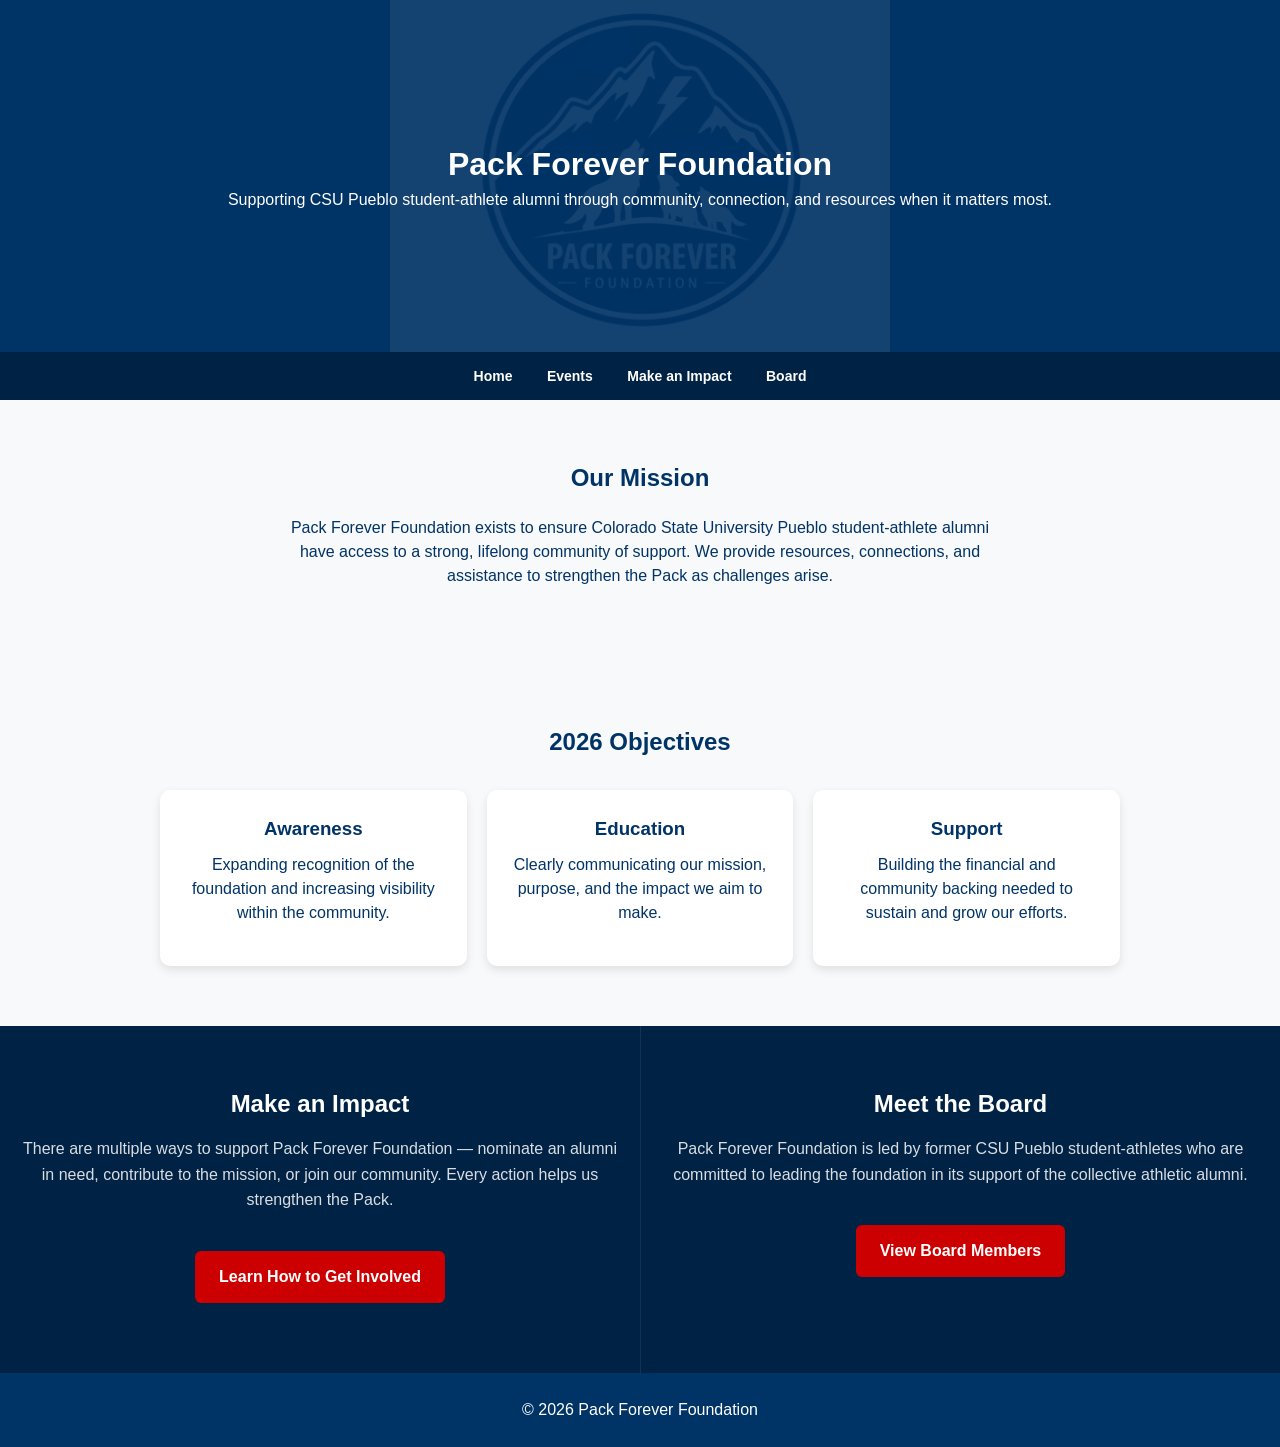
<file: index.html>
<!DOCTYPE html>
<html lang="en">
<head>
<meta charset="UTF-8">
<title>Pack Forever Foundation</title>
<meta name="viewport" content="width=device-width, initial-scale=1.0">
<link rel="stylesheet" href="styles.css">
<style>


/* Subtle divider between stacked board-cta sections */
.board-cta + .board-cta {
  border-top: 1px solid rgba(255,255,255,0.08);
}

/* Side-by-side CTAs */
.cta-row {
  display: grid;
  grid-template-columns: 1fr 1fr;
}

.cta-row .board-cta {
  margin: 0;
}

.cta-row .board-cta + .board-cta {
  border-left: 1px solid rgba(255,255,255,0.08);
  border-top: none;
}

@media (max-width: 768px) {
  .cta-row {
    grid-template-columns: 1fr;
  }
  .cta-row .board-cta + .board-cta {
    border-left: none;
    border-top: 1px solid rgba(255,255,255,0.08);
  }
}
</style>
</head>
<body>

<!-- HERO -->
<div class="hero">
  <h1 class="fade-in">Pack Forever Foundation</h1>
  <p class="fade-in delay-1">
    Supporting CSU Pueblo student-athlete alumni through community, connection,
    and resources when it matters most.
  </p>
</div>

<!-- NAV -->
<nav>
  <a href="index.html">Home</a>
  <a href="events.html">Events</a>
  <a href="impact.html">Make an Impact</a>
  <a href="board.html">Board</a>
</nav>

<!-- MISSION -->
<section id="mission">
  <h2>Our Mission</h2>
  <p>
    Pack Forever Foundation exists to ensure Colorado State University Pueblo
    student-athlete alumni have access to a strong, lifelong community of support.
    We provide resources, connections, and assistance to strengthen the Pack as
    challenges arise.
  </p>
</section>

<!-- 2026 OBJECTIVES -->
<section>
  <h2>2026 Objectives</h2>
  <div class="cards">
    <div class="card">
      <h3>Awareness</h3>
      <p>Expanding recognition of the foundation and increasing visibility within the community.</p>
    </div>
    <div class="card">
      <h3>Education</h3>
      <p>Clearly communicating our mission, purpose, and the impact we aim to make.</p>
    </div>
    <div class="card">
      <h3>Support</h3>
      <p>Building the financial and community backing needed to sustain and grow our efforts.</p>
    </div>
  </div>
</section>


<!-- SIDE-BY-SIDE CTAs -->
<div class="cta-row">
  <div id="impact-preview" class="board-cta">
    <h2>Make an Impact</h2>
    <p>
      There are multiple ways to support Pack Forever Foundation &mdash; nominate an alumni in need,
      contribute to the mission, or join our community. Every action helps us strengthen the Pack.
    </p>
    <a class="btn" href="impact.html">Learn How to Get Involved</a>
  </div>
  <div class="board-cta">
    <h2>Meet the Board</h2>
    <p>Pack Forever Foundation is led by former CSU Pueblo student-athletes who are committed to leading the foundation in its support of the collective athletic alumni.</p>
    <a class="btn" href="board.html">View Board Members</a>
  </div>
</div>

<footer>
  <p>&copy; 2026 Pack Forever Foundation</p>
</footer>

</body>
</html>
</file>
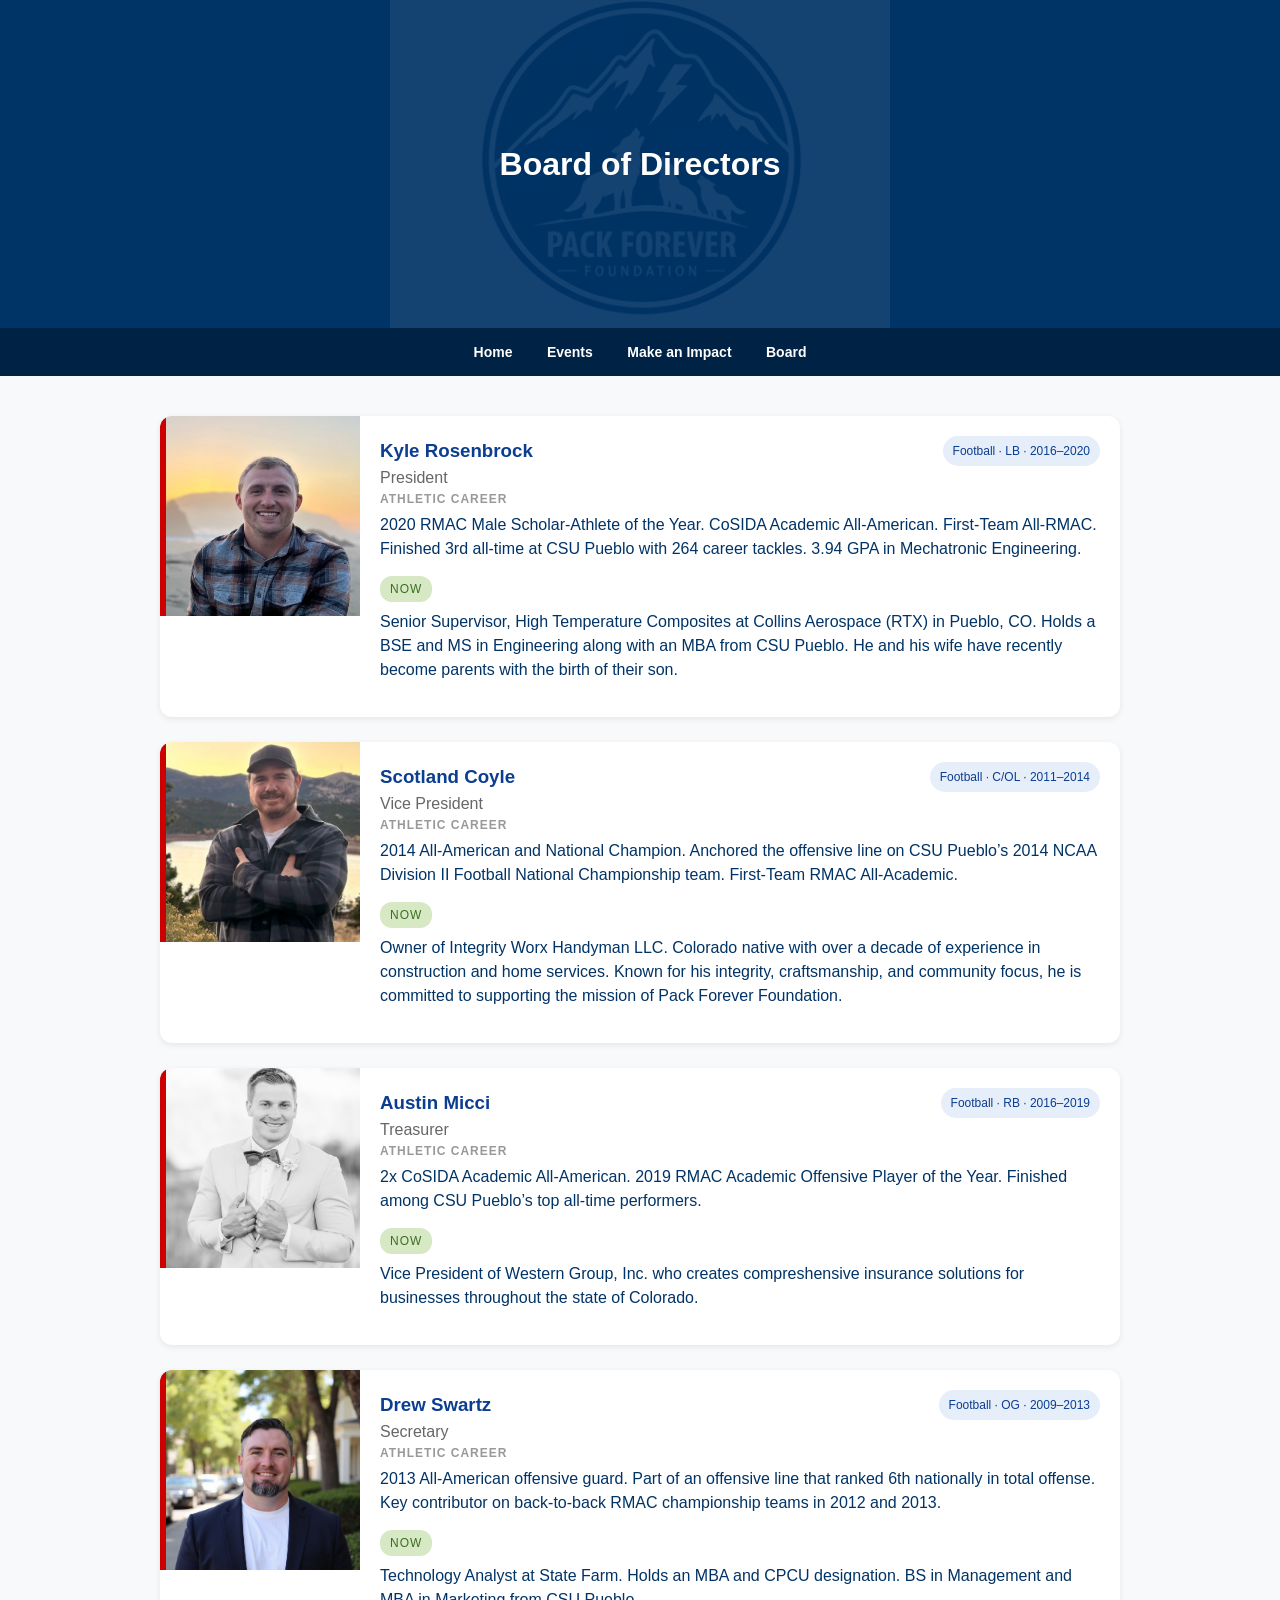
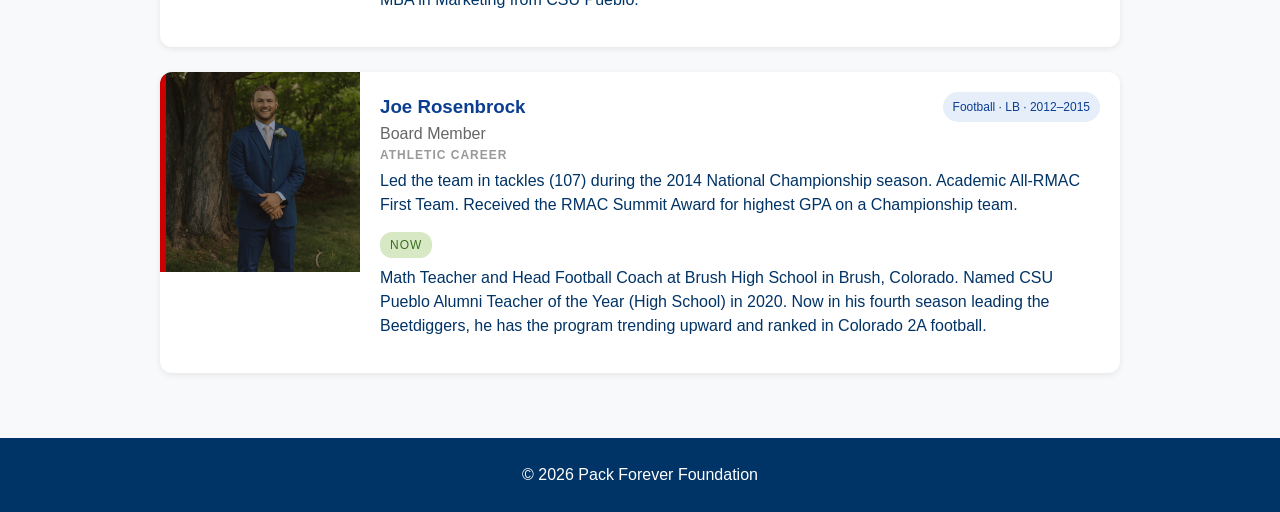
<file: board.html>
<!DOCTYPE html>
<html lang="en">
<head>
<meta charset="UTF-8">
<title>Board | Pack Forever Foundation</title>
<meta name="viewport" content="width=device-width, initial-scale=1.0">
<link rel="stylesheet" href="styles.css">
</head>
<body>

<div class="hero">
  <h1 class="fade-in">Board of Directors</h1>
</div>

<nav>
  <a href="index.html">Home</a>
  <a href="events.html">Events</a>
  <a href="impact.html">Make an Impact</a>
  <a href="board.html">Board</a>
</nav>

<div class="board-container">

  <!-- KYLE -->
  <div class="board-card">
    <img src="images/kyle.jpg" alt="Kyle Rosenbrock">
    <div class="board-info">
      <div class="board-header">
        <h3>Kyle Rosenbrock</h3>
        <span class="tag">Football &middot; LB &middot; 2016&ndash;2020</span>
      </div>
      <p class="role">President</p>

      <div class="board-section">
        <h4>ATHLETIC CAREER</h4>
        <p>
          2020 RMAC Male Scholar-Athlete of the Year. CoSIDA Academic All-American. First-Team All-RMAC. Finished 3rd all-time at CSU Pueblo with 264 career tackles. 3.94 GPA in Mechatronic Engineering.
        </p>
      </div>

      <div class="board-section">
        <span class="now-badge">NOW</span>
        <p>
          Senior Supervisor, High Temperature Composites at Collins Aerospace (RTX) in Pueblo, CO. Holds a BSE and MS in Engineering along with an MBA from CSU Pueblo. He and his wife have recently become parents with the birth of their son.
        </p>
      </div>
    </div>
  </div>

  <!-- SCOTLAND -->
  <div class="board-card">
   <img src="images/scotland.jpg" style="object-position: center 20%;" alt="Scotland Coyle">
    <div class="board-info">
      <div class="board-header">
        <h3>Scotland Coyle</h3>
        <span class="tag">Football &middot; C/OL &middot; 2011&ndash;2014</span>
      </div>
      <p class="role">Vice President</p>

      <div class="board-section">
        <h4>ATHLETIC CAREER</h4>
        <p>
          2014 All-American and National Champion. Anchored the offensive line on CSU Pueblo&rsquo;s 2014 NCAA Division II Football National Championship team. First-Team RMAC All-Academic.
        </p>
      </div>

      <div class="board-section">
        <span class="now-badge">NOW</span>
        <p>
          Owner of Integrity Worx Handyman LLC. Colorado native with over a decade of experience in construction and home services. Known for his integrity, craftsmanship, and community focus, he is committed to supporting the mission of Pack Forever Foundation.
        </p>
      </div>
    </div>
  </div>

  <!-- AUSTIN -->
  <div class="board-card">
    <img src="images/austin.jpg" style="object-position: center 20%;" alt="Austin Micci">
    <div class="board-info">
      <div class="board-header">
        <h3>Austin Micci</h3>
        <span class="tag">Football &middot; RB &middot; 2016&ndash;2019</span>
      </div>
      <p class="role">Treasurer</p>

      <div class="board-section">
        <h4>ATHLETIC CAREER</h4>
        <p>
          2x CoSIDA Academic All-American. 2019 RMAC Academic Offensive Player of the Year. Finished among CSU Pueblo&rsquo;s top all-time performers.
        </p>
      </div>

      <div class="board-section">
        <span class="now-badge">NOW</span>
        <p>
          Vice President of Western Group, Inc. who creates compreshensive insurance solutions for businesses throughout the state of Colorado. 
        </p>
      </div>
    </div>
  </div>

  <!-- DREW -->
  <div class="board-card">
    <img src="images/drew.jpg" alt="Drew Swartz">
    <div class="board-info">
      <div class="board-header">
        <h3>Drew Swartz</h3>
        <span class="tag">Football &middot; OG &middot; 2009&ndash;2013</span>
      </div>
      <p class="role">Secretary</p>

      <div class="board-section">
        <h4>ATHLETIC CAREER</h4>
        <p>
          2013 All-American offensive guard. Part of an offensive line that ranked 6th nationally in total offense. Key contributor on back-to-back RMAC championship teams in 2012 and 2013.
        </p>
      </div>

      <div class="board-section">
        <span class="now-badge">NOW</span>
        <p>
          Technology Analyst at State Farm. Holds an MBA and CPCU designation. BS in Management and MBA in Marketing from CSU Pueblo.
        </p>
      </div>
    </div>
  </div>

  <!-- JOE -->
  <div class="board-card">
    <img src="images/joe.jpg" alt="Joe Rosenbrock">
    <div class="board-info">
      <div class="board-header">
        <h3>Joe Rosenbrock</h3>
        <span class="tag">Football &middot; LB &middot; 2012&ndash;2015</span>
      </div>
      <p class="role">Board Member</p>

      <div class="board-section">
        <h4>ATHLETIC CAREER</h4>
        <p>
          Led the team in tackles (107) during the 2014 National Championship season. Academic All-RMAC First Team. Received the RMAC Summit Award for highest GPA on a Championship team.
        </p>
      </div>

      <div class="board-section">
        <span class="now-badge">NOW</span>
        <p>
          Math Teacher and Head Football Coach at Brush High School in Brush, Colorado. Named CSU Pueblo Alumni Teacher of the Year (High School) in 2020. Now in his fourth season leading the Beetdiggers, he has the program trending upward and ranked in Colorado 2A football.
        </p>
      </div>
    </div>
  </div>

</div>

<footer>
  <p>&copy; 2026 Pack Forever Foundation</p>
</footer>

</body>
</html>
</file>
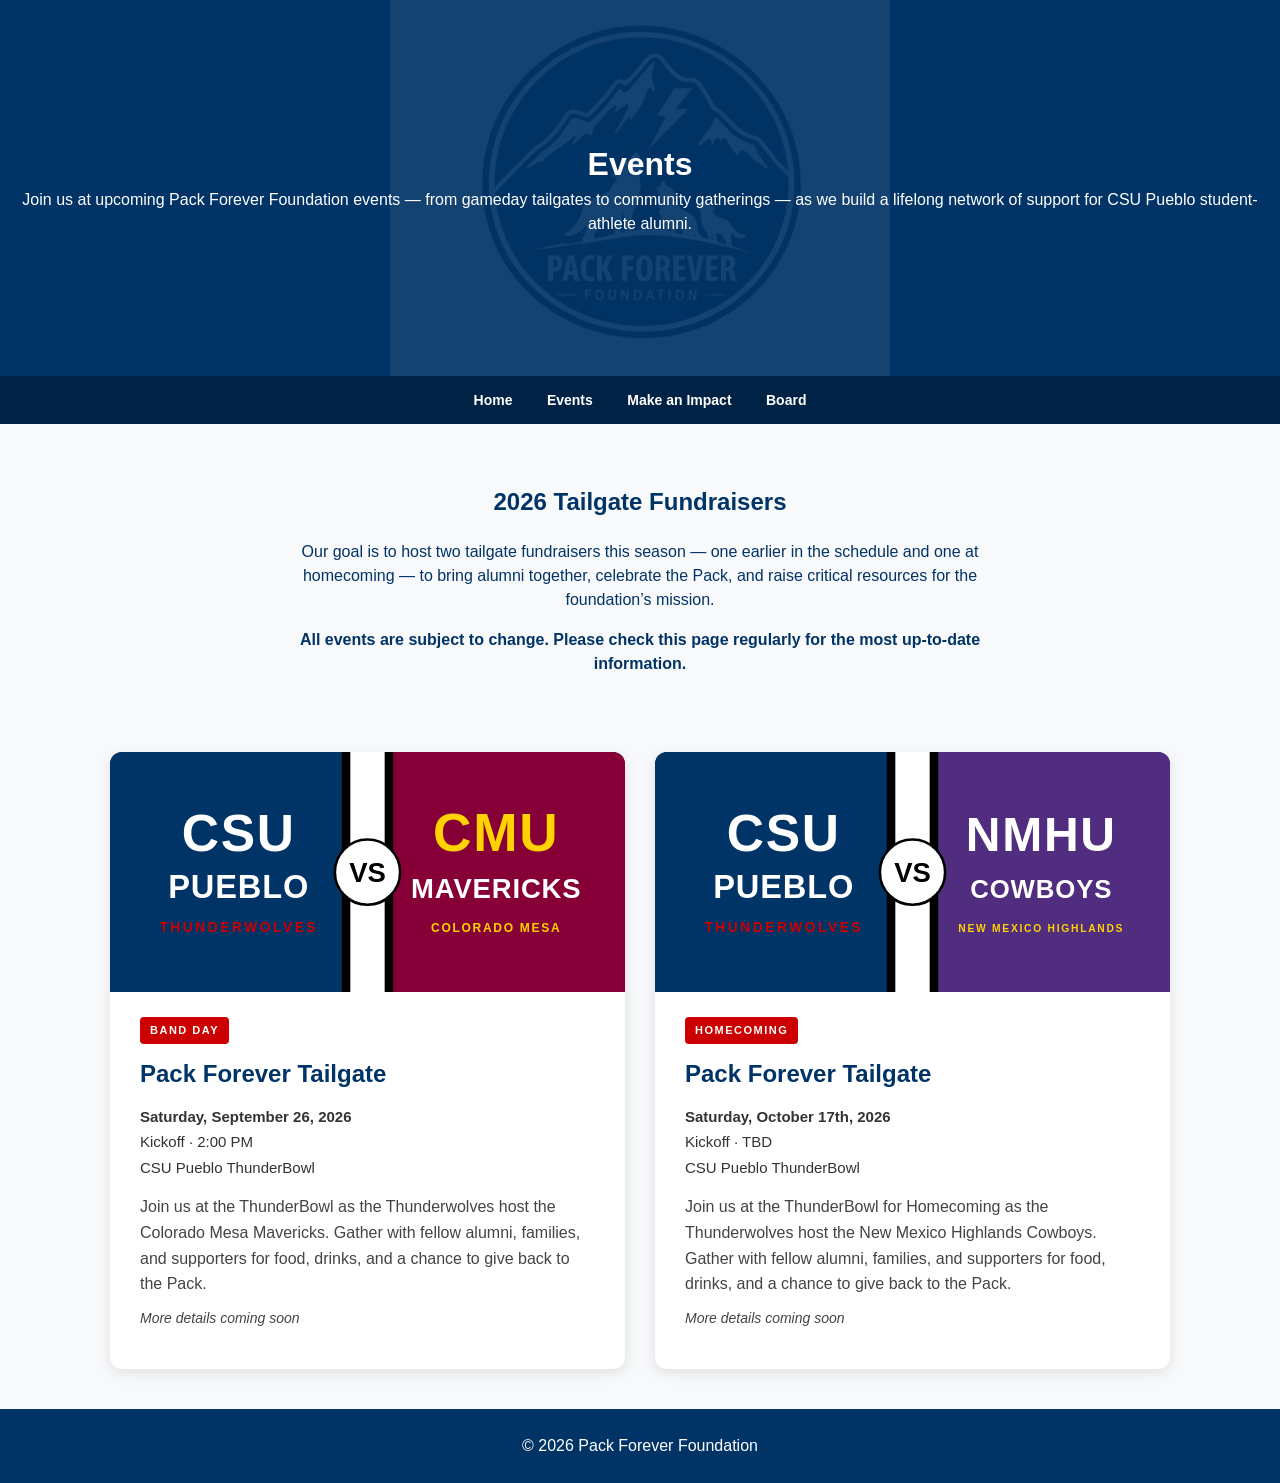
<file: events.html>
<!DOCTYPE html>
<html lang="en">
<head>
<meta charset="UTF-8">
<title>Events | Pack Forever Foundation</title>
<meta name="viewport" content="width=device-width, initial-scale=1.0">
<link rel="stylesheet" href="styles.css">
</head>
<body>

<div class="hero">
  <h1 class="fade-in">Events</h1>
  <p class="fade-in delay-1">
    Join us at upcoming Pack Forever Foundation events &mdash; from gameday tailgates to community gatherings &mdash;
    as we build a lifelong network of support for CSU Pueblo student-athlete alumni.
  </p>
</div>

<nav>
  <a href="index.html">Home</a>
  <a href="events.html">Events</a>
  <a href="impact.html">Make an Impact</a>
  <a href="board.html">Board</a>
</nav>

<section>
  <h2>2026 Tailgate Fundraisers</h2>
  <p>
    Our goal is to host two tailgate fundraisers this season &mdash; one earlier in the schedule and one at homecoming &mdash;
    to bring alumni together, celebrate the Pack, and raise critical resources for the foundation&rsquo;s mission.
  </p>
  <p><strong>All events are subject to change. Please check this page regularly for the most up-to-date information.</strong></p>
</section>

<div class="events-grid">

  <!-- EVENT 1: vs Colorado Mesa -->
  <div class="event-card">
    <div class="event-graphic">
      <svg viewBox="0 0 600 280" xmlns="http://www.w3.org/2000/svg" preserveAspectRatio="xMidYMid slice">
        <!-- Split background -->
        <rect x="0" y="0" width="300" height="280" fill="#003366"/>
        <rect x="300" y="0" width="300" height="280" fill="#860037"/>
        <!-- Diagonal slash divider -->
        <polygon points="270,0 330,0 330,280 270,280" fill="#000"/>
        <polygon points="280,0 320,0 320,280 280,280" fill="#fff"/>
        <!-- CSU Pueblo side (left) -->
        <text x="150" y="115" font-family="Segoe UI, Arial, sans-serif" font-size="60" font-weight="900" fill="#fff" text-anchor="middle" letter-spacing="2">CSU</text>
        <text x="150" y="170" font-family="Segoe UI, Arial, sans-serif" font-size="38" font-weight="900" fill="#fff" text-anchor="middle" letter-spacing="1">PUEBLO</text>
        <text x="150" y="210" font-family="Segoe UI, Arial, sans-serif" font-size="16" font-weight="700" fill="#cc0000" text-anchor="middle" letter-spacing="3">THUNDERWOLVES</text>
        <!-- VS badge -->
        <circle cx="300" cy="140" r="38" fill="#fff" stroke="#000" stroke-width="3"/>
        <text x="300" y="152" font-family="Segoe UI, Arial, sans-serif" font-size="32" font-weight="900" fill="#000" text-anchor="middle">VS</text>
        <!-- Colorado Mesa side (right) -->
        <text x="450" y="115" font-family="Segoe UI, Arial, sans-serif" font-size="62" font-weight="900" fill="#FFD200" text-anchor="middle" letter-spacing="2">CMU</text>
        <text x="450" y="170" font-family="Segoe UI, Arial, sans-serif" font-size="32" font-weight="900" fill="#fff" text-anchor="middle" letter-spacing="1">MAVERICKS</text>
        <text x="450" y="210" font-family="Segoe UI, Arial, sans-serif" font-size="14" font-weight="700" fill="#FFD200" text-anchor="middle" letter-spacing="2">COLORADO MESA</text>
      </svg>
    </div>
    <div class="event-details">
      <span class="event-tag">Band Day</span>
      <h3>Pack Forever Tailgate</h3>
      <div class="event-meta">
        <div><strong>Saturday, September 26, 2026</strong></div>
        <div>Kickoff &middot; 2:00 PM</div>
        <div>CSU Pueblo ThunderBowl</div>
      </div>
      <p>
        Join us at the ThunderBowl as the Thunderwolves host the Colorado Mesa Mavericks.
        Gather with fellow alumni, families, and supporters for food, drinks, and a chance to give back to the Pack.
      </p>
      <p class="event-status">More details coming soon</p>
    </div>
  </div>

  <!-- EVENT 2: Homecoming vs NMHU -->
  <div class="event-card">
    <div class="event-graphic">
      <svg viewBox="0 0 600 280" xmlns="http://www.w3.org/2000/svg" preserveAspectRatio="xMidYMid slice">
        <!-- Split background -->
        <rect x="0" y="0" width="300" height="280" fill="#003366"/>
        <rect x="300" y="0" width="300" height="280" fill="#502D7F"/>
        <!-- Diagonal slash divider -->
        <polygon points="270,0 330,0 330,280 270,280" fill="#000"/>
        <polygon points="280,0 320,0 320,280 280,280" fill="#fff"/>
        <!-- CSU Pueblo side (left) -->
        <text x="150" y="115" font-family="Segoe UI, Arial, sans-serif" font-size="60" font-weight="900" fill="#fff" text-anchor="middle" letter-spacing="2">CSU</text>
        <text x="150" y="170" font-family="Segoe UI, Arial, sans-serif" font-size="38" font-weight="900" fill="#fff" text-anchor="middle" letter-spacing="1">PUEBLO</text>
        <text x="150" y="210" font-family="Segoe UI, Arial, sans-serif" font-size="16" font-weight="700" fill="#cc0000" text-anchor="middle" letter-spacing="3">THUNDERWOLVES</text>
        <!-- VS badge -->
        <circle cx="300" cy="140" r="38" fill="#fff" stroke="#000" stroke-width="3"/>
        <text x="300" y="152" font-family="Segoe UI, Arial, sans-serif" font-size="32" font-weight="900" fill="#000" text-anchor="middle">VS</text>
        <!-- NMHU side (right) -->
        <text x="450" y="115" font-family="Segoe UI, Arial, sans-serif" font-size="56" font-weight="900" fill="#fff" text-anchor="middle" letter-spacing="2">NMHU</text>
        <text x="450" y="170" font-family="Segoe UI, Arial, sans-serif" font-size="30" font-weight="900" fill="#fff" text-anchor="middle" letter-spacing="1">COWBOYS</text>
        <text x="450" y="210" font-family="Segoe UI, Arial, sans-serif" font-size="12" font-weight="700" fill="#FFD200" text-anchor="middle" letter-spacing="2">NEW MEXICO HIGHLANDS</text>
      </svg>
    </div>
    <div class="event-details">
      <span class="event-tag">Homecoming</span>
      <h3>Pack Forever Tailgate</h3>
      <div class="event-meta">
        <div><strong>Saturday, October 17th, 2026</strong></div>
        <div>Kickoff &middot; TBD</div>
        <div>CSU Pueblo ThunderBowl</div>
      </div>
      <p>
        Join us at the ThunderBowl for Homecoming as the Thunderwolves host the
        New Mexico Highlands Cowboys. Gather with fellow alumni, families, and
        supporters for food, drinks, and a chance to give back to the Pack.
      </p>
      <p class="event-status">More details coming soon</p>
    </div>
  </div>

</div>

<footer>
  <p>&copy; 2026 Pack Forever Foundation</p>
</footer>

</body>
</html>
</file>
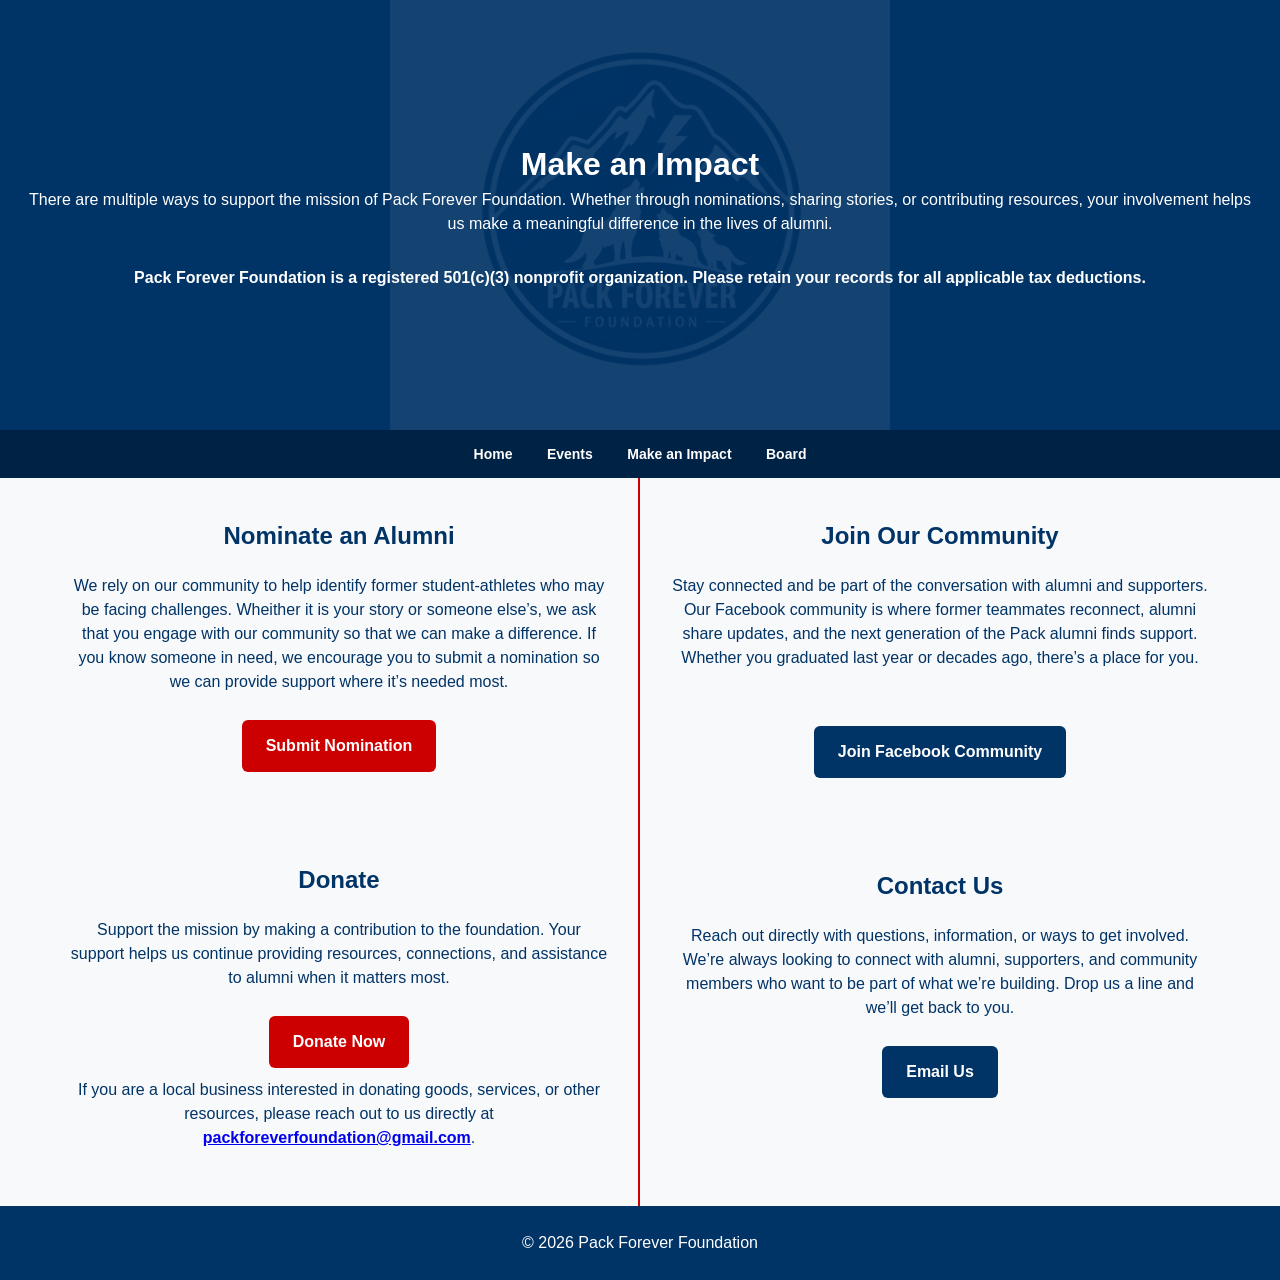
<file: impact.html>
<!DOCTYPE html>
<html lang="en">
<head>
<meta charset="UTF-8">
<title>Make an Impact | Pack Forever Foundation</title>
<meta name="viewport" content="width=device-width, initial-scale=1.0">
<link rel="stylesheet" href="styles.css">
</head>
<body>

<div class="hero">
  <h1 class="fade-in">Make an Impact</h1>
  <p class="fade-in delay-1">
    There are multiple ways to support the mission of Pack Forever Foundation. Whether through
    nominations, sharing stories, or contributing resources, your involvement helps us make a
    meaningful difference in the lives of alumni.
  </p>
  <p class="fade-in delay-2" style="margin-top: 30px; font-weight: bold;">
    Pack Forever Foundation is a registered 501(c)(3) nonprofit organization. Please retain your records for all applicable tax deductions.
  </p>
</div>

<nav>
  <a href="index.html">Home</a>
  <a href="events.html">Events</a>
  <a href="impact.html">Make an Impact</a>
  <a href="board.html">Board</a>
</nav>

<div class="two-column">

  <div class="column">
    <section>
      <h2>Nominate an Alumni</h2>
      <p>
        We rely on our community to help identify former student-athletes who may be facing challenges.
        Wheither it is your story or someone else&rsquo;s, we ask that you engage with our community so that we
        can make a difference. If you know someone in need, we encourage you to submit a nomination so
        we can provide support where it&rsquo;s needed most.
      </p>
      <a class="btn red" href="https://forms.gle/6e1N8sohu8yFcCss7" target="_blank">Submit Nomination</a>
    </section>

    <section>
      <h2>Donate</h2>
      <p>
        Support the mission by making a contribution to the foundation. Your support helps us continue
        providing resources, connections, and assistance to alumni when it matters most.
      </p>
      <a class="btn red" href="https://buy.stripe.com/3cIdR294R9kI8CU5gocEw04" target="_blank">Donate Now</a>
      <p>
        If you are a local business interested in donating goods, services, or other resources,
        please reach out to us directly at
        <strong><a href="mailto:packforeverfoundation@gmail.com">packforeverfoundation@gmail.com</a></strong>.
      </p>
    </section>
  </div>

  <div class="column">
   <section>
  <h2>Join Our Community</h2>
  <p>Stay connected and be part of the conversation with alumni and supporters.
  Our Facebook community is where former teammates reconnect, alumni share updates,
  and the next generation of the Pack alumni finds support. Whether you graduated last year
  or decades ago, there&rsquo;s a place for you.</p>
  <a class="btn" style="margin-top: 40px;" href="https://www.facebook.com/groups/938294335353670/" target="_blank">Join Facebook Community</a>
</section>

<section>
  <h2>Contact Us</h2>
  <p>Reach out directly with questions, information, or ways to get involved.
  We&rsquo;re always looking to connect with alumni, supporters, and community members
  who want to be part of what we&rsquo;re building. Drop us a line and we&rsquo;ll get back to you.</p>
  <a class="btn" href="mailto:packforeverfoundation@gmail.com">Email Us</a>
</section>
  </div>

</div>

<footer>
  <p>&copy; 2026 Pack Forever Foundation</p>
</footer>

</body>
</html>
</file>
<file: styles.css>
/* ---------- Base ---------- */
* { box-sizing: border-box; margin: 0; padding: 0; }

body {
  font-family: 'Segoe UI', Tahoma, sans-serif;
  color: #003366;
  background-color: #f8f9fb;
  line-height: 1.5;
}

/* ---------- Navigation ---------- */
nav {
  background: #002244;
  text-align: center;
  padding: 12px;
  position: sticky;
  top: 0;
  z-index: 100;
}

nav a {
  color: white;
  margin: 0 15px;
  text-decoration: none;
  font-weight: bold;
  font-size: 14px;
}

nav a:hover { color: #cc0000; }

/* ---------- Footer ---------- */
footer {
  background: #003366;
  color: white;
  text-align: center;
  padding: 25px;
  margin-top: 0;
}

/* ---------- Buttons ---------- */
.btn {
  display: inline-block;
  padding: 14px 24px;
  margin: 10px;
  background: #003366;
  color: white;
  text-decoration: none;
  border-radius: 6px;
  font-weight: bold;
}

.btn.red { background: #cc0000; }
.btn:hover { opacity: 0.9; }

/* ---------- Hero (Home only) ---------- */
.hero {
  position: relative;
  background: #003366;
  color: white;
  text-align: center;
  padding: 140px 20px;
  overflow: hidden;
}

.hero::before {
  content: "";
  position: absolute;
  top: 50%; left: 50%;
  width: 500px; height: 500px;
  background: url('logo.png') no-repeat center;
  background-size: contain;
  opacity: 0.08;
  transform: translate(-50%, -50%);
}

.hero * { position: relative; z-index: 1; }

@keyframes fadeIn {
  from { opacity: 0; transform: translateY(15px); }
  to   { opacity: 1; transform: translateY(0); }
}

.fade-in { opacity: 0; animation: fadeIn 1.2s ease forwards; }
.delay-1 { animation-delay: 0.3s; }
.delay-2 { animation-delay: 0.6s; }

/* ---------- Page Title (inner pages, no hero) ---------- */
.page-title {
  text-align: center;
  padding: 60px 20px 20px;
}

.page-title h1 {
  margin-bottom: 12px;
}

/* ---------- Sections ---------- */
section {
  padding: 60px 20px;
  max-width: 1000px;
  margin: auto;
  text-align: center;
}

section h2 { margin-bottom: 20px; }

section p {
  max-width: 700px;
  margin: 0 auto 16px;
}

/* ---------- Card grid (Home objectives) ---------- */
.cards {
  display: grid;
  grid-template-columns: repeat(auto-fit, minmax(250px, 1fr));
  gap: 20px;
  margin-top: 30px;
}

.card {
  background: white;
  padding: 25px;
  border-radius: 10px;
  box-shadow: 0 4px 10px rgba(0,0,0,0.1);
}

.card h3 { margin-bottom: 10px; }

/* ---------- Two-column layout ---------- */
.two-column {
  display: grid;
  grid-template-columns: 1fr 1fr;
  max-width: 1200px;
  margin: 0 auto;
  gap: 0;
  position: relative;
}

.two-column .column:first-child {
  border-right: 2px solid #cc0000;
}

.two-column section {
  padding: 40px 30px;
  max-width: none;
}

@media (max-width: 768px) {
  .two-column {
    grid-template-columns: 1fr;
  }

  .two-column .column:first-child {
    border-right: none;
    border-bottom: 2px solid #cc0000;
  }
}
/* ---------- Section Divider ---------- */
.section-divider {
  border: none;
  border-top: 2px solid #cc0000;
  max-width: 1000px;
  margin: 20px auto;
}


/* ---------- Board CTA (Home) ---------- */
.board-cta {
  background: #002244;
  color: white;
  text-align: center;
  padding: 60px 20px;
}

.board-cta h2 { color: white; margin-bottom: 14px; }
.board-cta p { max-width: 600px; margin: 0 auto 28px; opacity: 0.85; line-height: 1.6; }
.board-cta .btn { background: #cc0000; }

/* ---------- Board page cards ---------- */
.board-container {
  max-width: 1000px;
  margin: auto;
  padding: 40px 20px;
}

.board-container h1 {
  text-align: center;
  margin-bottom: 40px;
}

.board-card {
  display: flex;
  background: #fff;
  border-radius: 12px;
  margin-bottom: 25px;
  overflow: hidden;
  box-shadow: 0 2px 6px rgba(0,0,0,0.08);
}

.board-card img {
  width: 200px;
  height: 200px;
  object-fit: cover;
  border-left: 6px solid #cc0000;
}

.board-info {
  padding: 20px;
  flex: 1;
  text-align: left;
}

.board-header {
  display: flex;
  justify-content: space-between;
  align-items: center;
  flex-wrap: wrap;
  gap: 8px;
}

.board-header h3 {
  margin: 0;
  color: #0b3d91;
}

.tag {
  background: #e6eef9;
  color: #0b3d91;
  padding: 6px 10px;
  border-radius: 20px;
  font-size: 12px;
}

.role {
  margin: 5px 0 15px;
  color: #666;
}

.board-section {
  margin-bottom: 15px;
}

.board-section h4 {
  font-size: 12px;
  letter-spacing: 1px;
  color: #999;
  margin-bottom: 5px;
}

.now-badge {
  display: inline-block;
  background: #d7e8c5;
  color: #3c6e1f;
  font-size: 12px;
  letter-spacing: 1px;
  padding: 4px 10px;
  border-radius: 12px;
  margin-bottom: 8px;
}

.board-info p {
  margin: 0;
  line-height: 1.5;
  max-width: none;
}

@media (max-width: 768px) {
  .board-card {
    flex-direction: column;
  }

  .board-card img {
    width: 100%;
    height: auto;
    border-left: none;
    border-bottom: 6px solid #cc0000;
  }
}

/* ---------- Events page ---------- */
.events-grid {
  max-width: 1100px;
  margin: 0 auto 40px;
  padding: 0 20px;
  display: grid;
  grid-template-columns: 1fr 1fr;
  gap: 30px;
}

.event-card {
  background: #fff;
  border-radius: 12px;
  overflow: hidden;
  box-shadow: 0 4px 14px rgba(0, 0, 0, 0.1);
  display: flex;
  flex-direction: column;
}

.event-graphic {
  width: 100%;
  aspect-ratio: 600 / 280;
  background: #003366;
  display: block;
}

.event-graphic svg {
  width: 100%;
  height: 100%;
  display: block;
}

.event-details {
  padding: 25px 30px 30px;
  text-align: left;
}

.event-tag {
  display: inline-block;
  background: #cc0000;
  color: #fff;
  font-size: 11px;
  letter-spacing: 1.5px;
  padding: 5px 10px;
  border-radius: 4px;
  text-transform: uppercase;
  font-weight: bold;
  margin-bottom: 12px;
}

.event-card h3 {
  font-size: 24px;
  margin-bottom: 12px;
  color: #003366;
}

.event-meta {
  margin-bottom: 14px;
  color: #333;
  line-height: 1.7;
  font-size: 15px;
}

.event-card p {
  color: #444;
  line-height: 1.6;
  margin-bottom: 10px;
  max-width: none;
}

.event-status {
  font-style: italic;
  color: #888;
  font-size: 14px;
}

@media (max-width: 768px) {
  .events-grid {
    grid-template-columns: 1fr;
  }
}

/* ---------- Poll ---------- */
.poll-section {
  max-width: 800px;
  background: #fff;
  border-radius: 12px;
  box-shadow: 0 4px 14px rgba(0, 0, 0, 0.08);
  padding: 50px 40px;
  margin: 20px auto 60px;
}

.poll {
  margin-top: 30px;
  text-align: left;
}

.poll-option {
  display: grid;
  grid-template-columns: 1fr auto;
  grid-template-rows: auto auto;
  gap: 8px 16px;
  align-items: center;
  padding: 16px 0;
  border-bottom: 1px solid #eee;
}

.poll-option:last-child {
  border-bottom: none;
}

.poll-label {
  grid-column: 1;
  grid-row: 1;
  display: flex;
  justify-content: space-between;
  align-items: center;
  font-weight: 600;
  color: #003366;
  font-size: 15px;
}

.poll-count {
  color: #888;
  font-size: 13px;
  font-weight: normal;
}

.poll-bar {
  grid-column: 1;
  grid-row: 2;
  height: 8px;
  background: #eef1f6;
  border-radius: 5px;
  overflow: hidden;
}

.poll-fill {
  height: 100%;
  width: 0%;
  background: linear-gradient(90deg, #003366, #cc0000);
  border-radius: 5px;
  transition: width 0.6s ease;
}

.poll-vote-btn {
  grid-column: 2;
  grid-row: 1 / span 2;
  background: #003366;
  color: #fff;
  border: none;
  border-radius: 6px;
  padding: 10px 18px;
  font-weight: bold;
  cursor: pointer;
  font-family: inherit;
  font-size: 13px;
  align-self: center;
  transition: background 0.2s;
}

.poll-vote-btn:hover:not(:disabled) {
  background: #cc0000;
}

.poll-vote-btn:disabled {
  background: #ccc;
  cursor: default;
}

.poll-note {
  margin-top: 25px;
  font-size: 14px;
  color: #666;
  text-align: center;
}
/* ---------- Featured Launch Event (Brunch) ---------- */
.brunch-launch {
  max-width: 1100px;
  margin: 0 auto 40px;
  padding: 0 20px;
  display: grid;
  grid-template-columns: 1fr 1.1fr;
  gap: 40px;
  align-items: center;
}

.brunch-flyer {
  position: relative;
}

.brunch-flyer img {
  width: 100%;
  height: auto;
  display: block;
  border-radius: 12px;
  box-shadow: 0 8px 24px rgba(0,0,0,0.18);
}

.brunch-badge {
  position: absolute;
  top: -12px;
  left: -12px;
  background: #cc0000;
  color: #fff;
  padding: 10px 18px;
  border-radius: 8px;
  font-weight: 800;
  font-size: 13px;
  letter-spacing: 1.5px;
  text-transform: uppercase;
  box-shadow: 0 4px 12px rgba(0,0,0,0.25);
  z-index: 2;
}

.brunch-text {
  text-align: left;
}

.brunch-text .eyebrow {
  color: #cc0000;
  font-weight: 800;
  font-size: 13px;
  letter-spacing: 2px;
  text-transform: uppercase;
  margin-bottom: 10px;
}

.brunch-text h2 {
  color: #003366;
  font-size: 36px;
  margin-bottom: 8px;
  line-height: 1.1;
}

.brunch-text .tagline {
  color: #cc0000;
  font-weight: 700;
  font-style: italic;
  margin-bottom: 22px;
  font-size: 17px;
}

.brunch-text p {
  line-height: 1.7;
  margin-bottom: 14px;
  color: #333;
  max-width: none;
}

.brunch-text p strong {
  color: #003366;
}

.brunch-free {
  display: inline-block;
  background: #003366;
  color: #fff;
  padding: 14px 22px;
  border-radius: 10px;
  margin-top: 12px;
  font-weight: 600;
  font-size: 15px;
}

.brunch-free span {
  color: #FFD200;
  font-weight: 800;
  letter-spacing: 1px;
}

@media (max-width: 800px) {
  .brunch-launch {
    grid-template-columns: 1fr;
    gap: 30px;
  }
  .brunch-text { text-align: center; }
  .brunch-text h2 { font-size: 28px; }
  .brunch-flyer { max-width: 420px; margin: 0 auto; }
}
</file>
